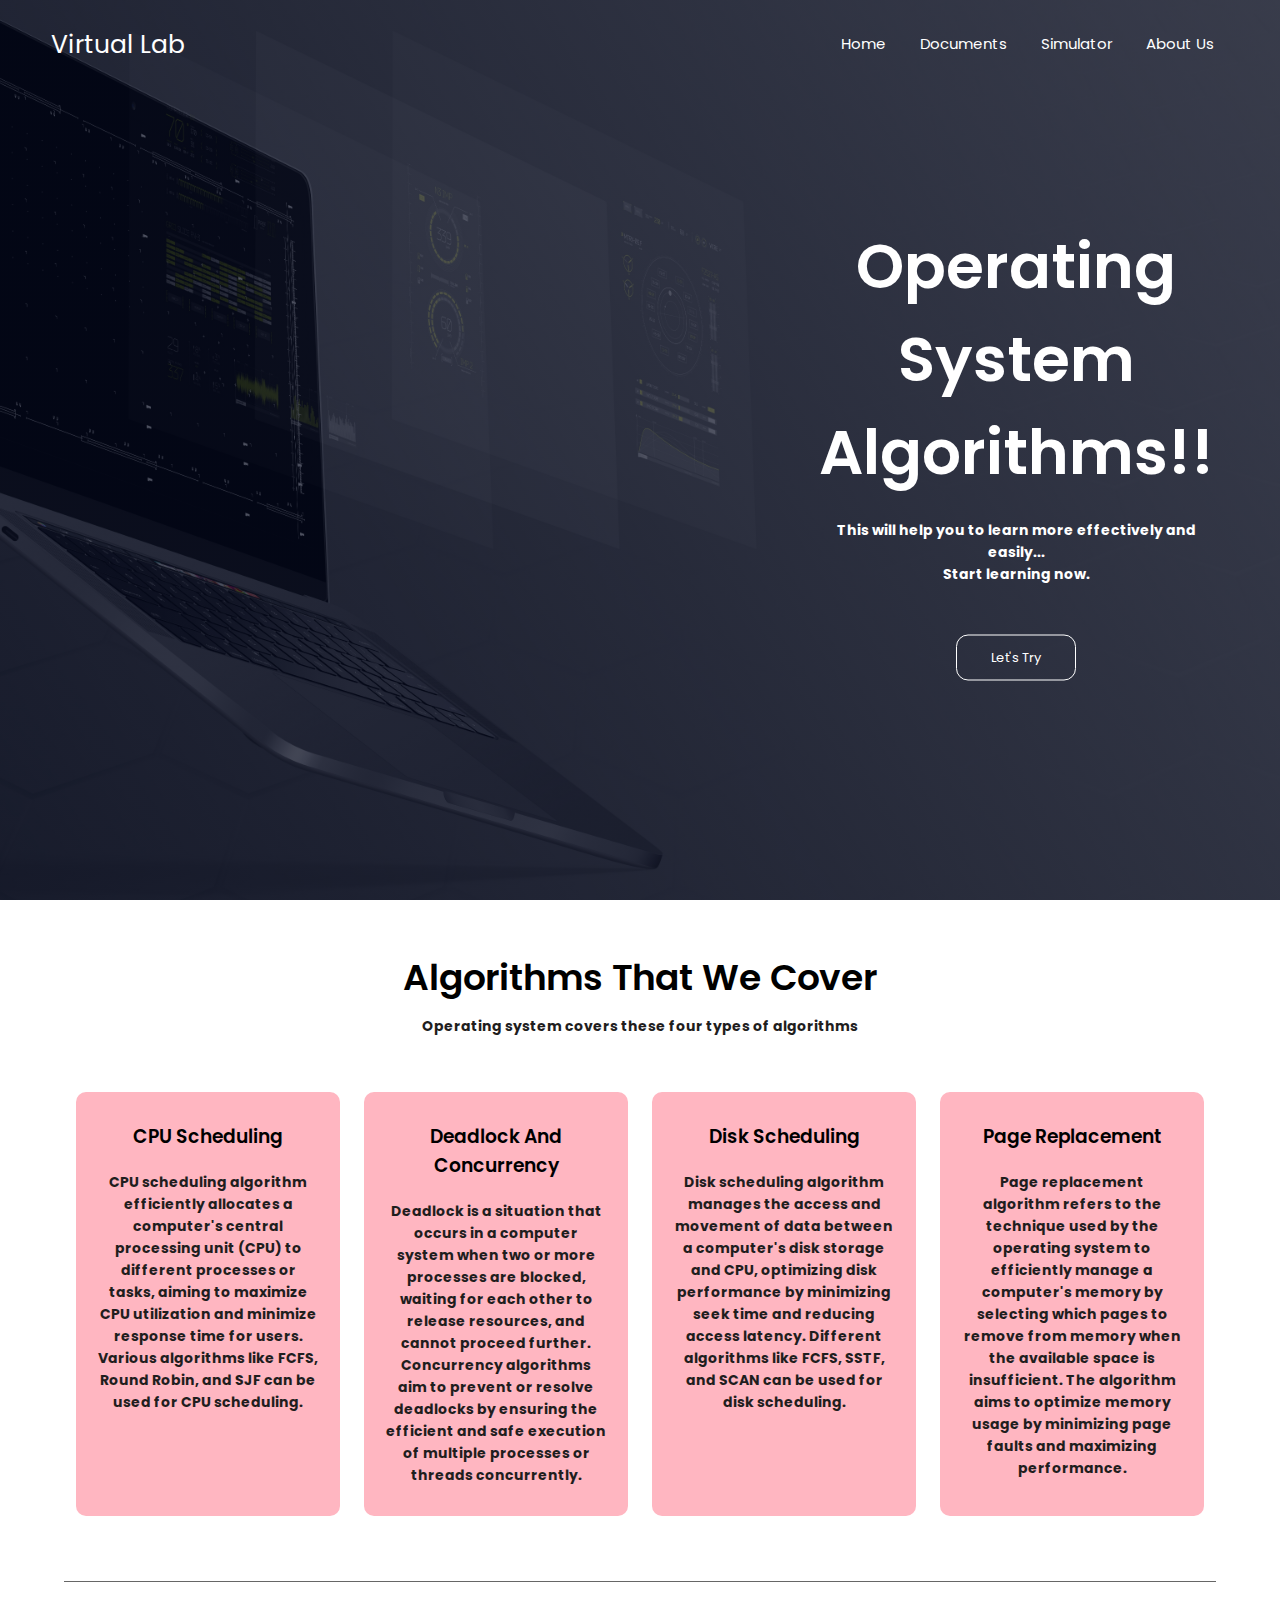
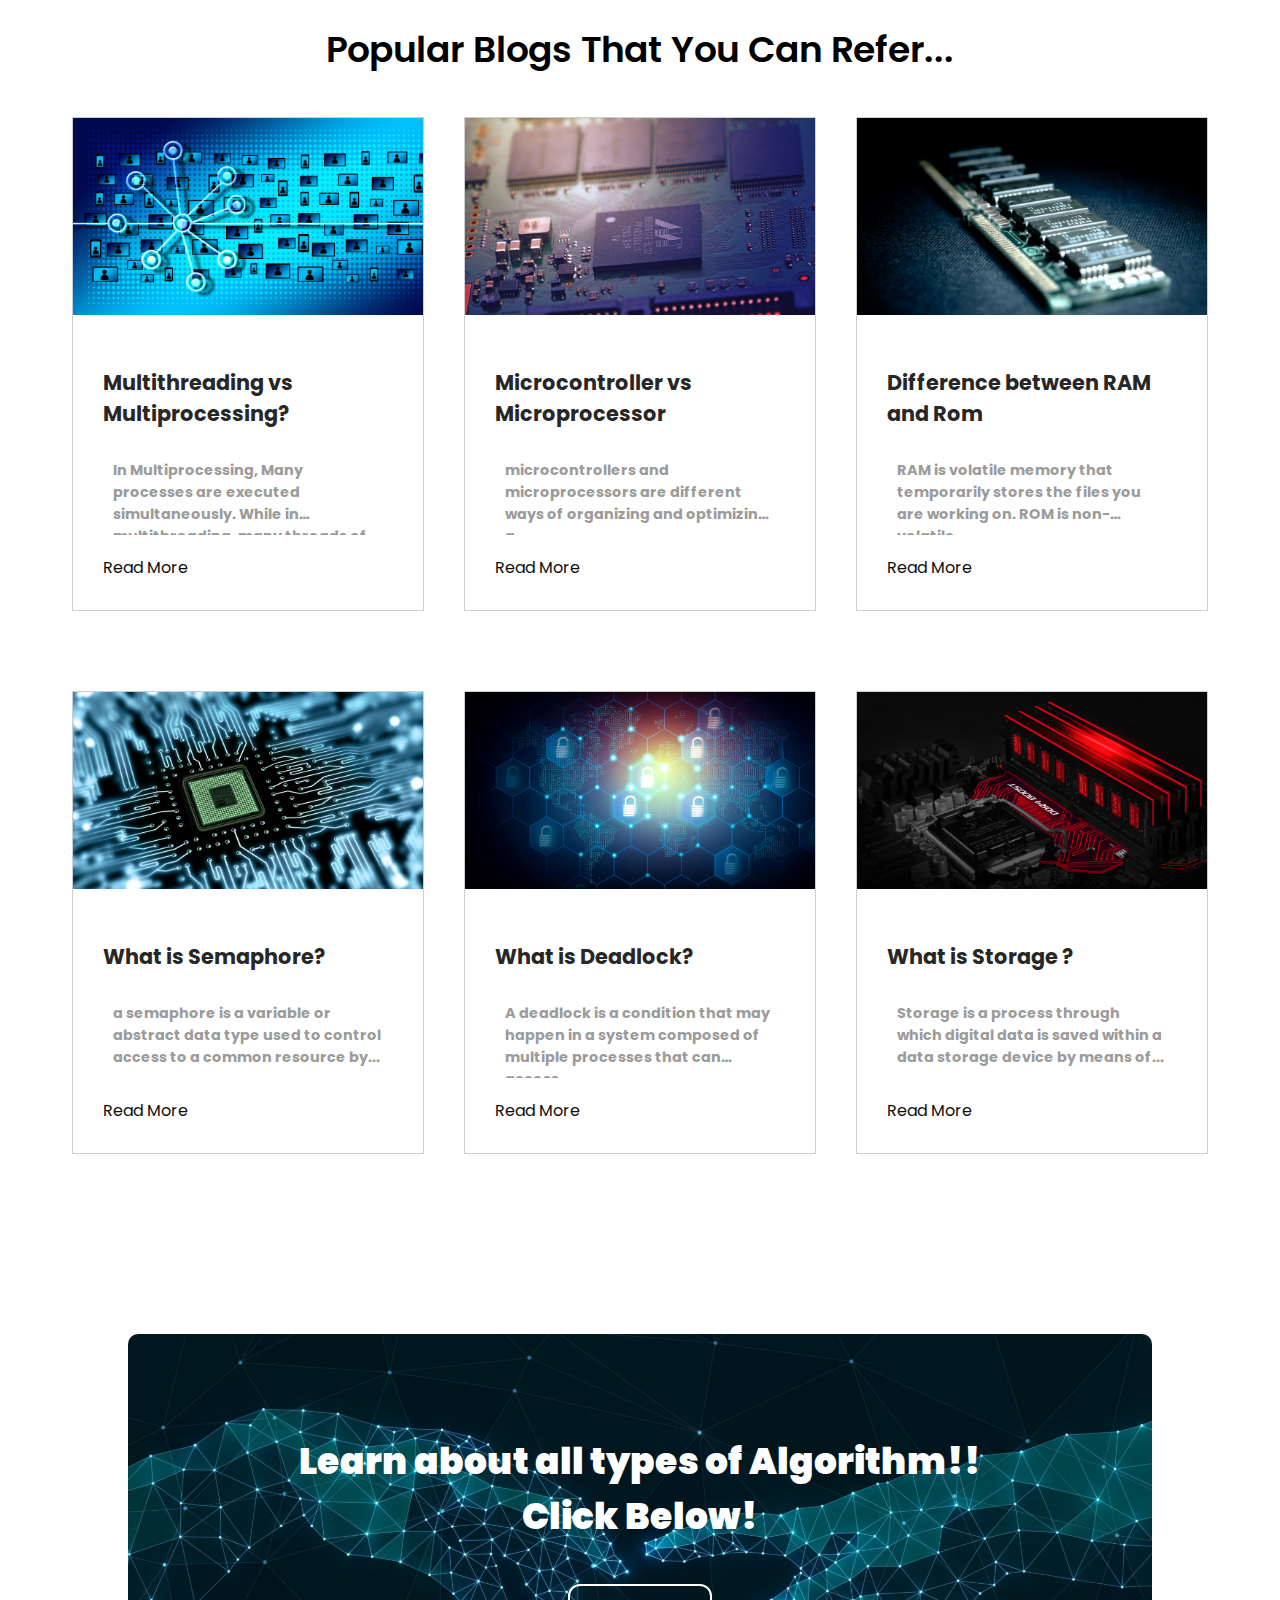
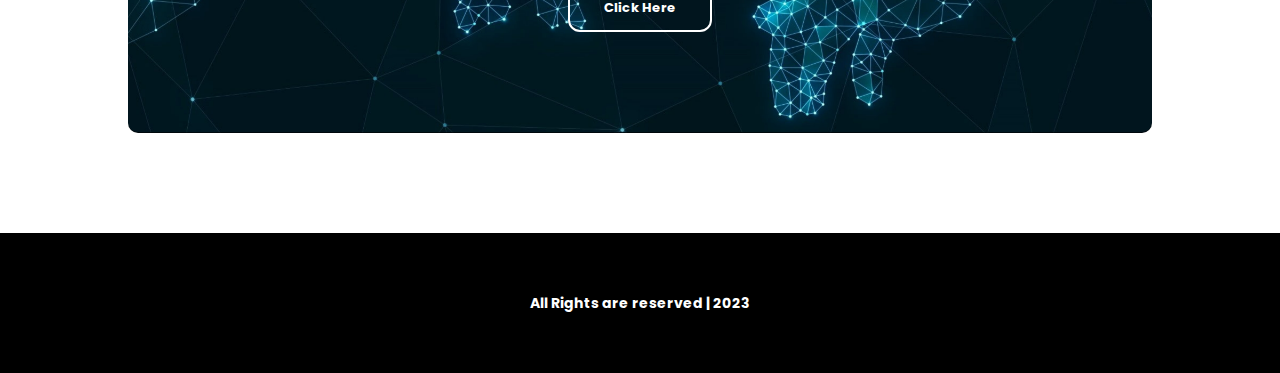
<file: index.html>
<!DOCTYPE html>
<html lang="en">

<head>
    <meta charset="UTF-8">
    <meta http-equiv="X-UA-Compatible" content="IE=edge">
    <meta name="viewport" content="width=device-width, initial-scale=1.0">

    <link rel="stylesheet" href="Stylesheet.css">
    <title>Virtual Lab</title>
</head>
 
<body>
    <section class="header">
        <nav>
            <a href="index.html">Virtual Lab</a>
            <div class="nav-links" id="navLinks">
                <ul>
                    <li><a href="index.html">Home</a></li>
                    <li><a href="documents.html">Documents</a></li>
                    <li><a href="simulator.html">Simulator</a></li>
                    <li><a href="aboutus.html">About Us</a></li>
                </ul>
            </div>
        </nav>

        <div class="text-box">

            <div class="mainpage">
                <h1>
                    Operating System Algorithms!!
                </h1>
                <p>
                    This will help you to learn more effectively and easily...
    
                    <br>Start learning now.
                </p>
                <a href="documents.html" class="hero-btn">Let's Try</a>
            </div>
        </div>

        
    </section>

    

    <section class="course">
        <h1>Algorithms That We Cover </h1>
        <p>Operating system covers these four types of algorithms</p>

        <div class="row">

            <div class="course-colomn">
                <h3>CPU Scheduling</h3>
                <p>CPU scheduling algorithm efficiently allocates a computer's central processing unit (CPU) to different 
                    processes or tasks, aiming to maximize CPU utilization and minimize response time for users.
                     Various algorithms like FCFS, Round Robin, and SJF can be used for CPU scheduling.</p>
            </div>

            <div class="course-colomn">
                <h3>Deadlock And Concurrency</h3>
                <p>Deadlock is a situation that occurs in a computer system when two or more processes are blocked, waiting
                     for each other to release resources, and cannot proceed further. Concurrency algorithms aim to prevent or resolve 
                     deadlocks by ensuring the efficient and safe execution of multiple processes or threads concurrently.</p>
            </div>

            <div class="course-colomn">
                <h3>Disk Scheduling</h3>
                <p>Disk scheduling algorithm manages the access and movement of data between a computer's disk storage and
                     CPU, optimizing disk performance by minimizing seek time and reducing access latency. Different algorithms
                      like FCFS, SSTF, and SCAN can be used for disk scheduling.</p>
            </div>

            <div class="course-colomn">
                <h3>Page Replacement</h3>
                <p>Page replacement algorithm refers to the technique used by the operating system to efficiently manage a
                     computer's memory by selecting which pages to remove from memory when the available space is insufficient.
                      The algorithm aims to optimize memory usage by minimizing page faults and maximizing performance.</p>

            </div>

        </div>
    </section>

    <section id="blog">
        <div class="blog-heading">
            <h1>Popular Blogs That You Can Refer...</h1>
        </div>

        <div class="blog-container" data-aos="zoom-in-up">
            <div class="blog-box">
                <div class="blog-img">
                    <img src="./Multiprocessing.jpg" alt="Blog">
                </div>

                <div class="blog-text">
                    <!-- <span>18 July /Operating System</span> -->
                    <a href="https://www.fusion-reactor.com/blog/multithreading-and-multiprocessing/#:~:text=A%20multiprocessing%20system%20has%20more,runs%20parallel%20to%20each%20other." class="blog-title">Multithreading vs Multiprocessing?</a>
                    <p>In Multiprocessing, Many processes are executed simultaneously. While in multithreading, many threads of...</p>
                    <a href="https://www.fusion-reactor.com/blog/multithreading-and-multiprocessing/#:~:text=A%20multiprocessing%20system%20has%20more,runs%20parallel%20to%20each%20other." >Read More</a>
                </div>
            </div>

            <div class="blog-box">
                <div class="blog-img">
                    <img src="./Microcontroller.jpg" alt="Blog">
                </div>

                <div class="blog-text">
                    <!-- <span>29 Jan /Operating System</span> -->
                    <a href="https://www.eletimes.com/microprocessor-vs-microcontroller-what-is-the-difference#:~:text=Ultimately%2C%20microcontrollers%20and%20microprocessors%20are,that%20connects%20to%20external%20peripherals." class="blog-title">Microcontroller vs Microprocessor</a>
                    <p>microcontrollers and microprocessors are different ways of organizing and optimizing a...</p>
                    <a href="https://www.eletimes.com/microprocessor-vs-microcontroller-what-is-the-difference#:~:text=Ultimately%2C%20microcontrollers%20and%20microprocessors%20are,that%20connects%20to%20external%20peripherals." >Read More</a>
                </div>
            </div>

            <div class="blog-box">
                <div class="blog-img">
                    <img src="./Ram.jpg" alt="Blog">
                </div>

                <div class="blog-text">
                    <!-- <span>02 Feb /Operating System</span> -->
                    <a href="https://www.crucial.in/articles/about-memory/what-is-the-difference-between-ram-and-rom#:~:text=RAM%20is%20volatile%20memory%20that,Find%20out%20more%20about%20RAM." class="blog-title">Difference between RAM and Rom</a>
                    <p>RAM is volatile memory that temporarily stores the files you are working on. ROM is non-volatile... </p>
                    <a href="https://www.crucial.in/articles/about-memory/what-is-the-difference-between-ram-and-rom#:~:text=RAM%20is%20volatile%20memory%20that,Find%20out%20more%20about%20RAM." >Read More</a>
                </div>
            </div>
        </div>

        <div class="blog-container" data-aos="zoom-in-up">
            <div class="blog-box">
                <div class="blog-img">
                    <img src="./Shemaphore.jpg" alt="Blog">
                </div>

                <div class="blog-text">
                    <!-- <span>9 Feb /Operating System</span> -->
                    <a href="https://www.tutorialspoint.com/semaphores-in-operating-system" class="blog-title">What is Semaphore?</a>
                    <p>a semaphore is a variable or abstract data type used to control access to a common resource by...</p>
                    <a href="https://www.tutorialspoint.com/semaphores-in-operating-system" >Read More</a>
                </div>
            </div>

            <div class="blog-box">
                <div class="blog-img">
                    <img src="./Deadlock.jpg" alt="Blog">
                </div>

                <div class="blog-text">
                    <!-- <span>19 Jan /Operating System</span> -->
                    <a href="https://www.geeksforgeeks.org/introduction-of-deadlock-in-operating-system/" class="blog-title">What is Deadlock?</a>
                    <p>A deadlock is a condition that may happen in a system composed of multiple processes that can access...</p>
                    <a href="https://www.geeksforgeeks.org/introduction-of-deadlock-in-operating-system/" >Read More</a>
                </div>
            </div>

            <div class="blog-box">
                <div class="blog-img">
                    <img src="./Memory.jpg" alt="Blog">
                </div>

                <div class="blog-text">
                    <!-- <span>18 May /Operating System</span> -->
                    <a href="https://www.techopedia.com/definition/1115/storage#:~:text=Storage%20is%20a%20process%20through,data%2C%20either%20temporarily%20or%20permanently." class="blog-title">What is Storage ?</a>
                    <p>Storage is a process through which digital data is saved within a data storage device by means of...</p>
                    <a href="https://www.techopedia.com/definition/1115/storage#:~:text=Storage%20is%20a%20process%20through,data%2C%20either%20temporarily%20or%20permanently." >Read More</a>
                </div>
            </div>
        </div>
    </section>
    

    <section class="cta">
        <h1><b>Learn about all types of Algorithm!!<br> Click Below!</b></h1>
        <a href="./documents.html" class="L-btn"><b>Click Here</b></a>
    </section>

    <section class="footer">
        <p style="color: #fff;">All Rights are reserved | 2023</p>
        <!-- <p style="color: #fff;">G6 | Team-6</p>        -->
    </section>
    

</body>

</html>
</file>
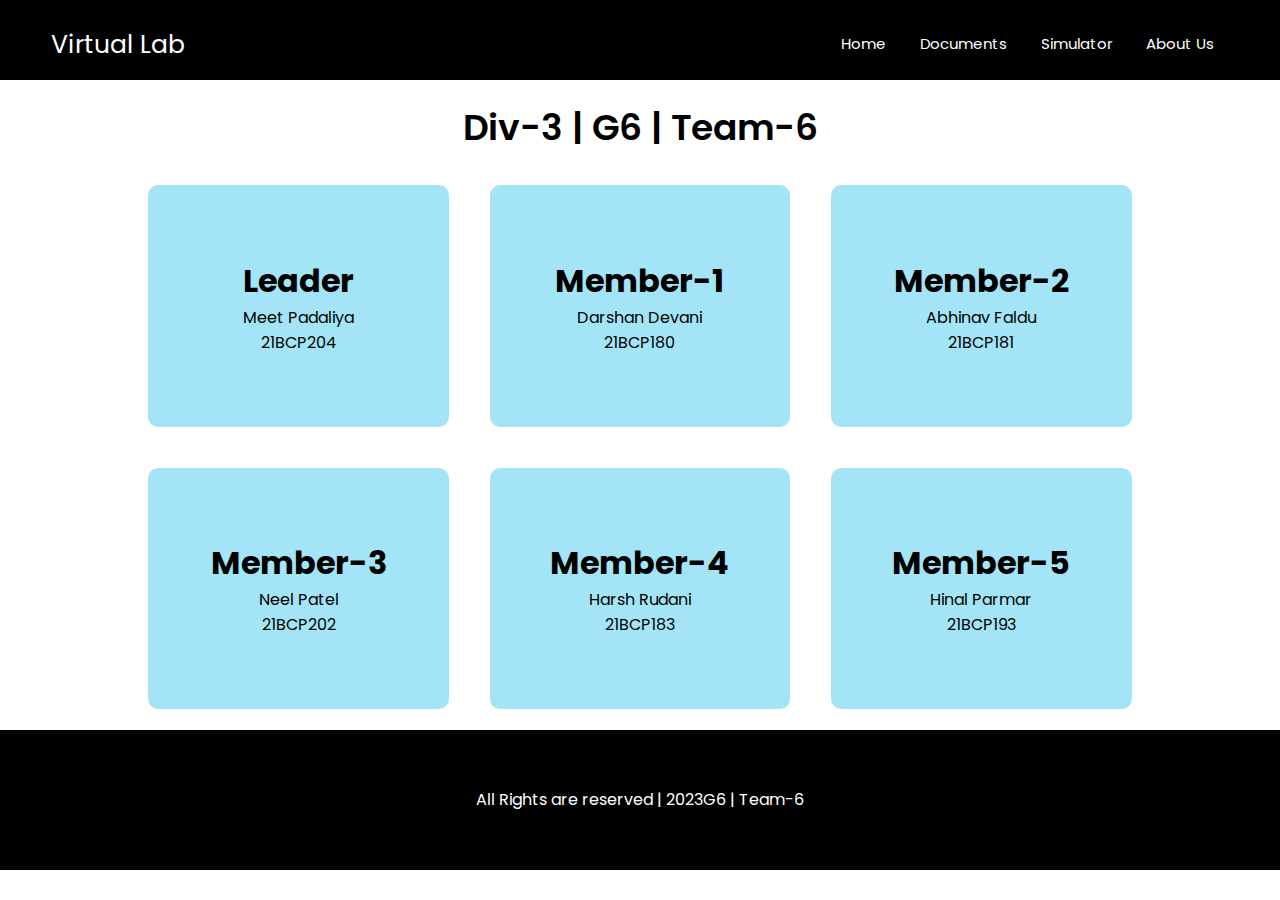
<file: aboutus.html>
<!DOCTYPE html>
<html lang="en">

<head>
    <meta charset="UTF-8">
    <meta http-equiv="X-UA-Compatible" content="IE=edge">
    <meta name="viewport" content="width=device-width, initial-scale=1.0">

    <title>About Us</title>
    <link rel="stylesheet" href="aboutstyle.css">

</head>

<body>
    <section class="header">
        <nav>
            <a href="index.html">Virtual Lab</a>
            <div class="nav-links" id="navLinks">
                <ul>
                    <li><a href="index.html">Home</a></li>
                    <li><a href="documents.html">Documents</a></li>
                    <li><a href="simulator.html">Simulator</a></li>
                    <li><a href="aboutus.html">About Us</a></li>

                </ul>
            </div>
        </nav>

    </section>

    <section class="about">
        <h5>Div-3 | G6 | Team-6</h5>

        <div class="team">

            <div class="team-member">
                <h1>Leader</h1>
                <p>Meet Padaliya</p>
                <p>21BCP204</p>
            </div>

            <div class="team-member">
                <h1>Member-1</h1>
                <p>Darshan Devani</p>
                <p>21BCP180</p>
            </div>

            <div class="team-member">
                <h1>Member-2</h1>
                <p>Abhinav Faldu</p>
                <p>21BCP181</p>
            </div>
        </div>
            <div class="team1">
            <div class="team-member1">
                <h1>Member-3</h1>
                <p>Neel Patel</p>
                <p>21BCP202</p>
            </div>

            <div class="team-member1">
                <h1>Member-4</h1>
                <p>Harsh Rudani</p>
                <p>21BCP183</p>
            </div>

            <div class="team-member1">
                <h1>Member-5</h1>
                <p>Hinal Parmar</p>
                <p>21BCP193</p>
            </div>

        </div>

    </section>
    <section class="footer">
        <p style="color: #fff;">All Rights are reserved | 2023</p>
        <p style="color: #fff;">G6 | Team-6</p>       
    </section>

</body>

</html>
</file>
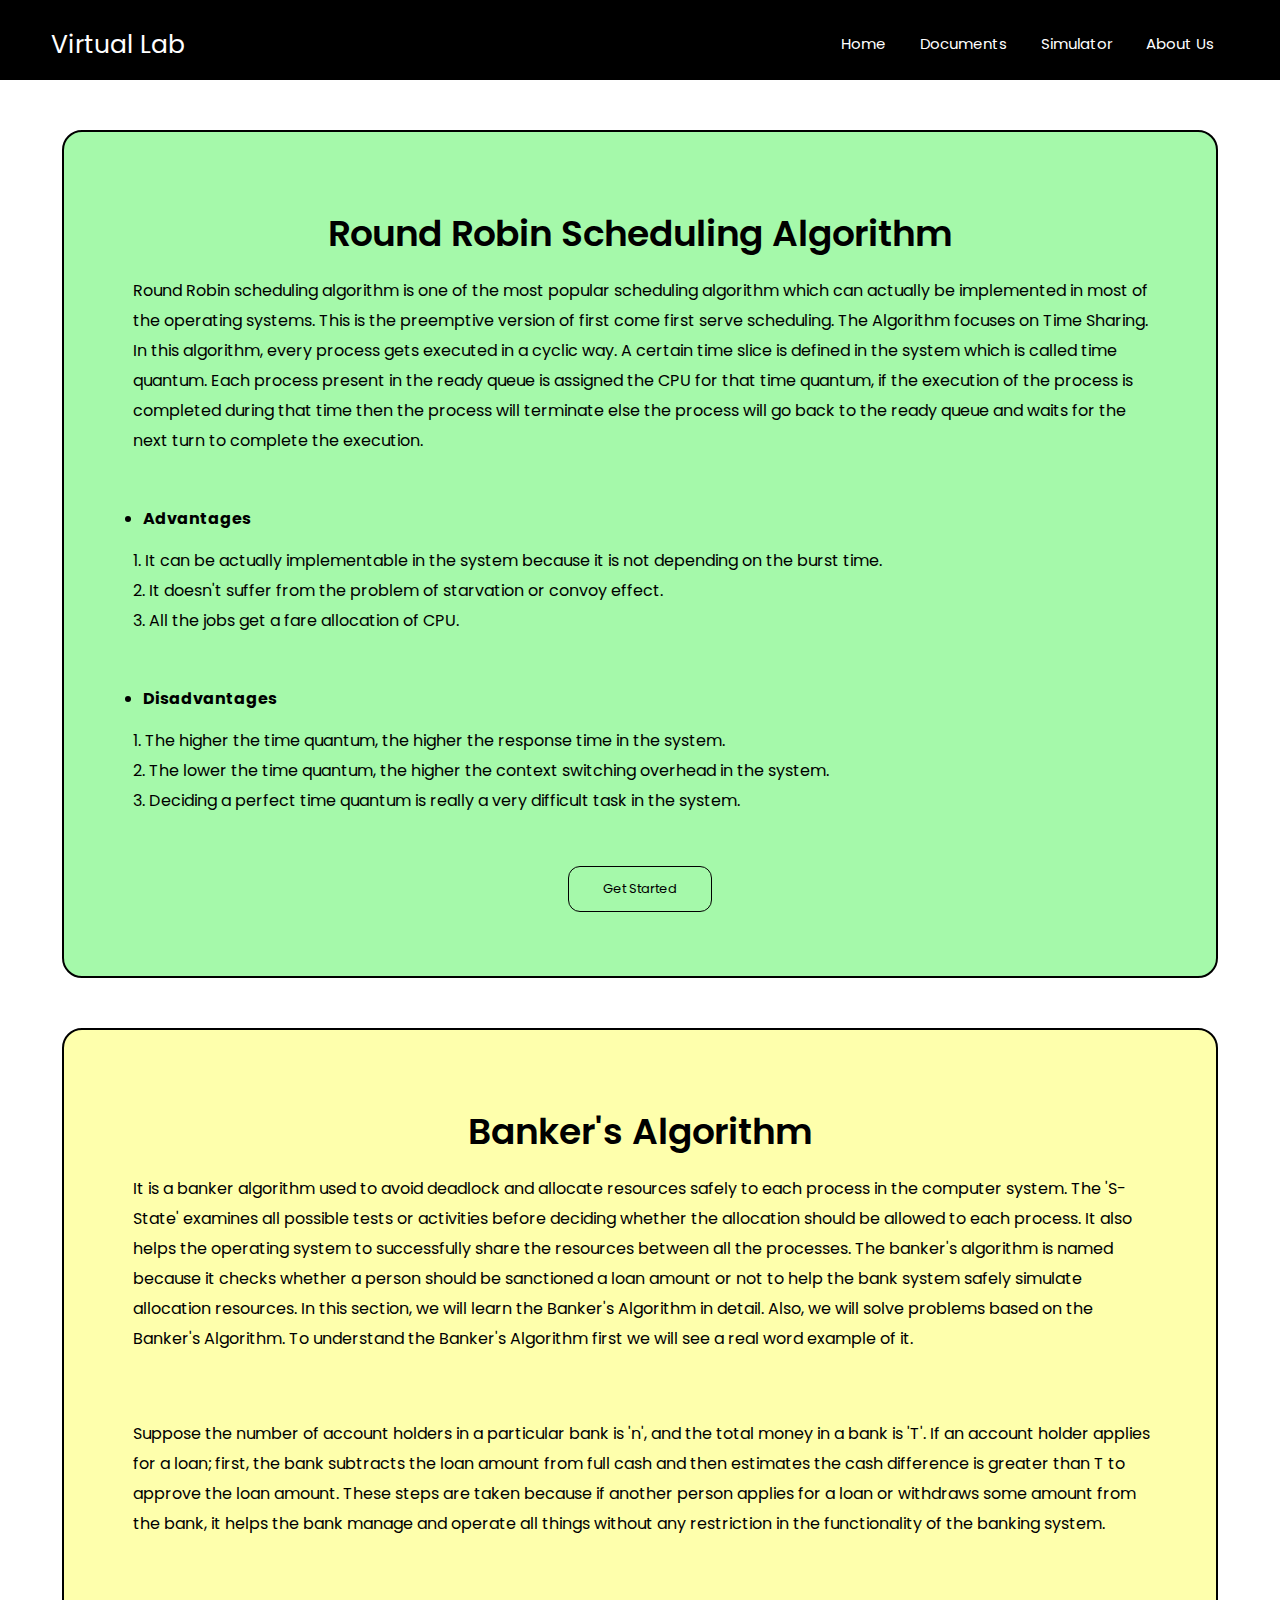
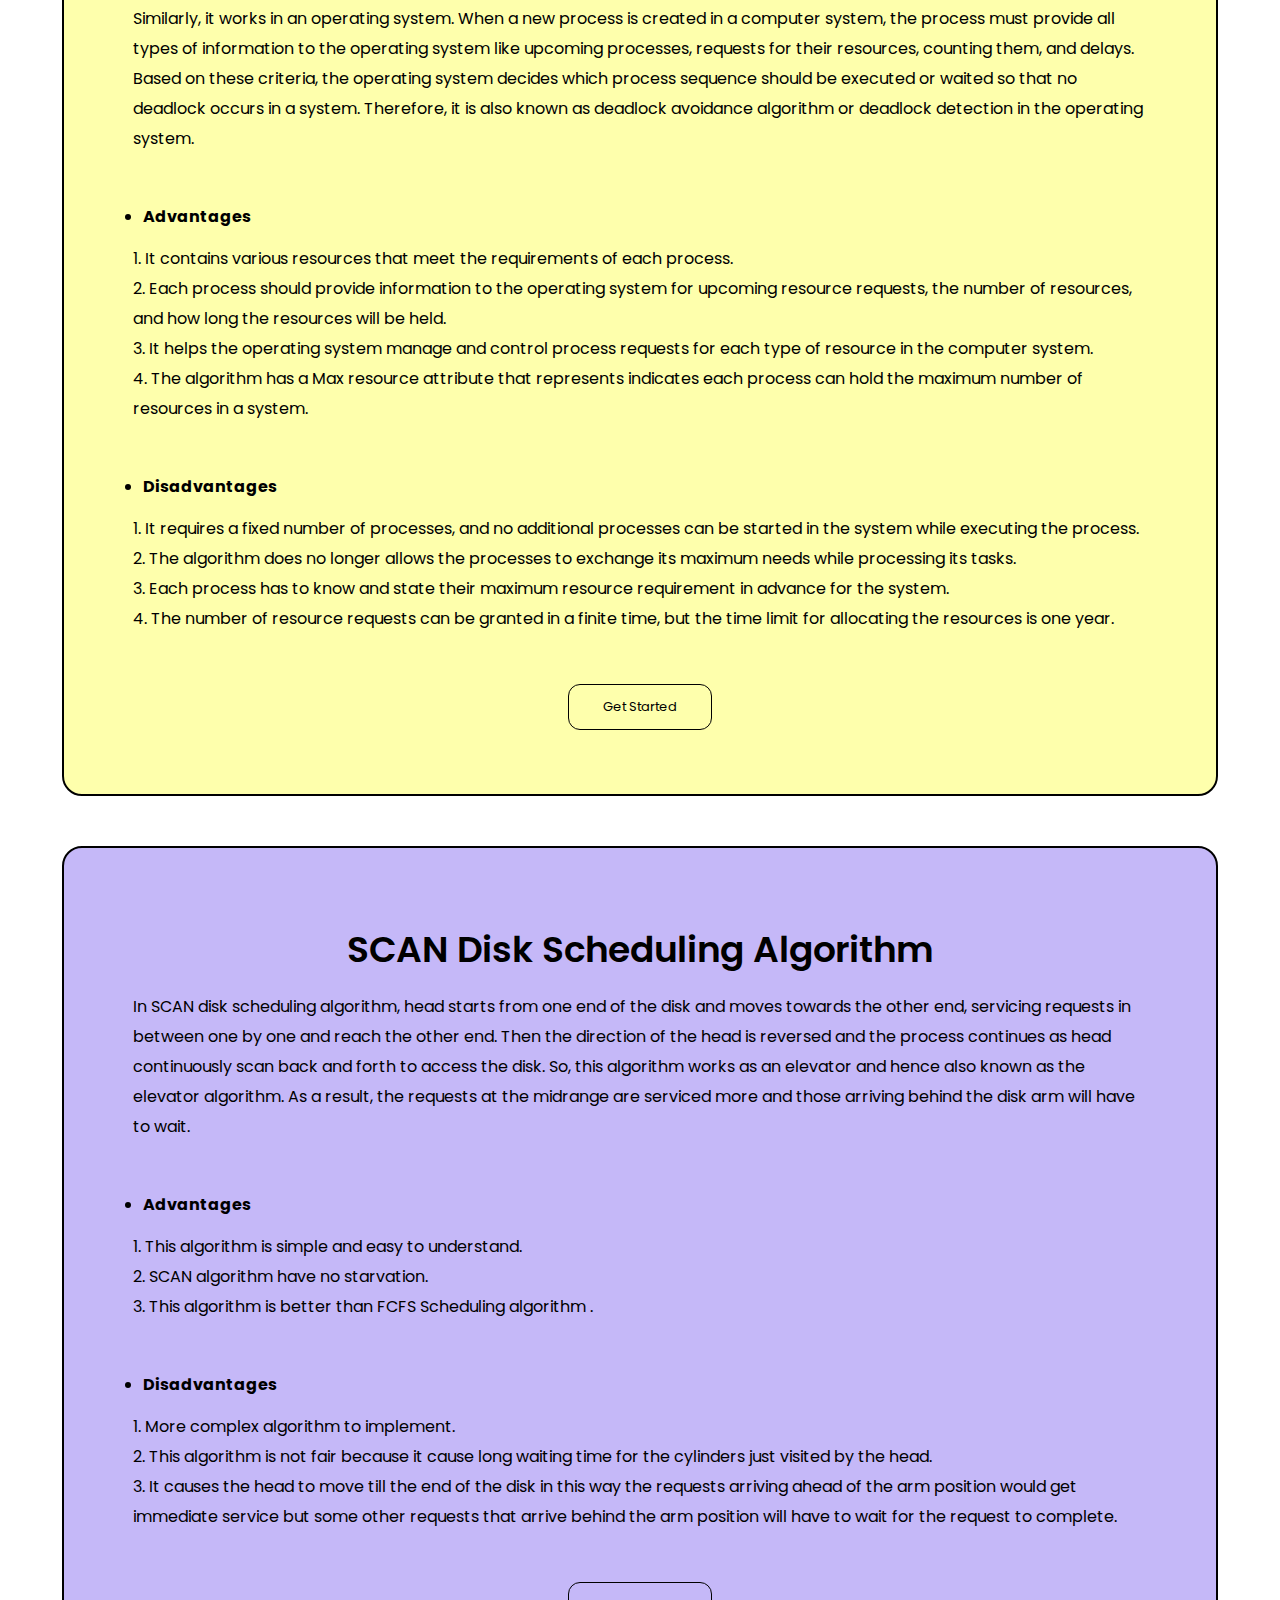
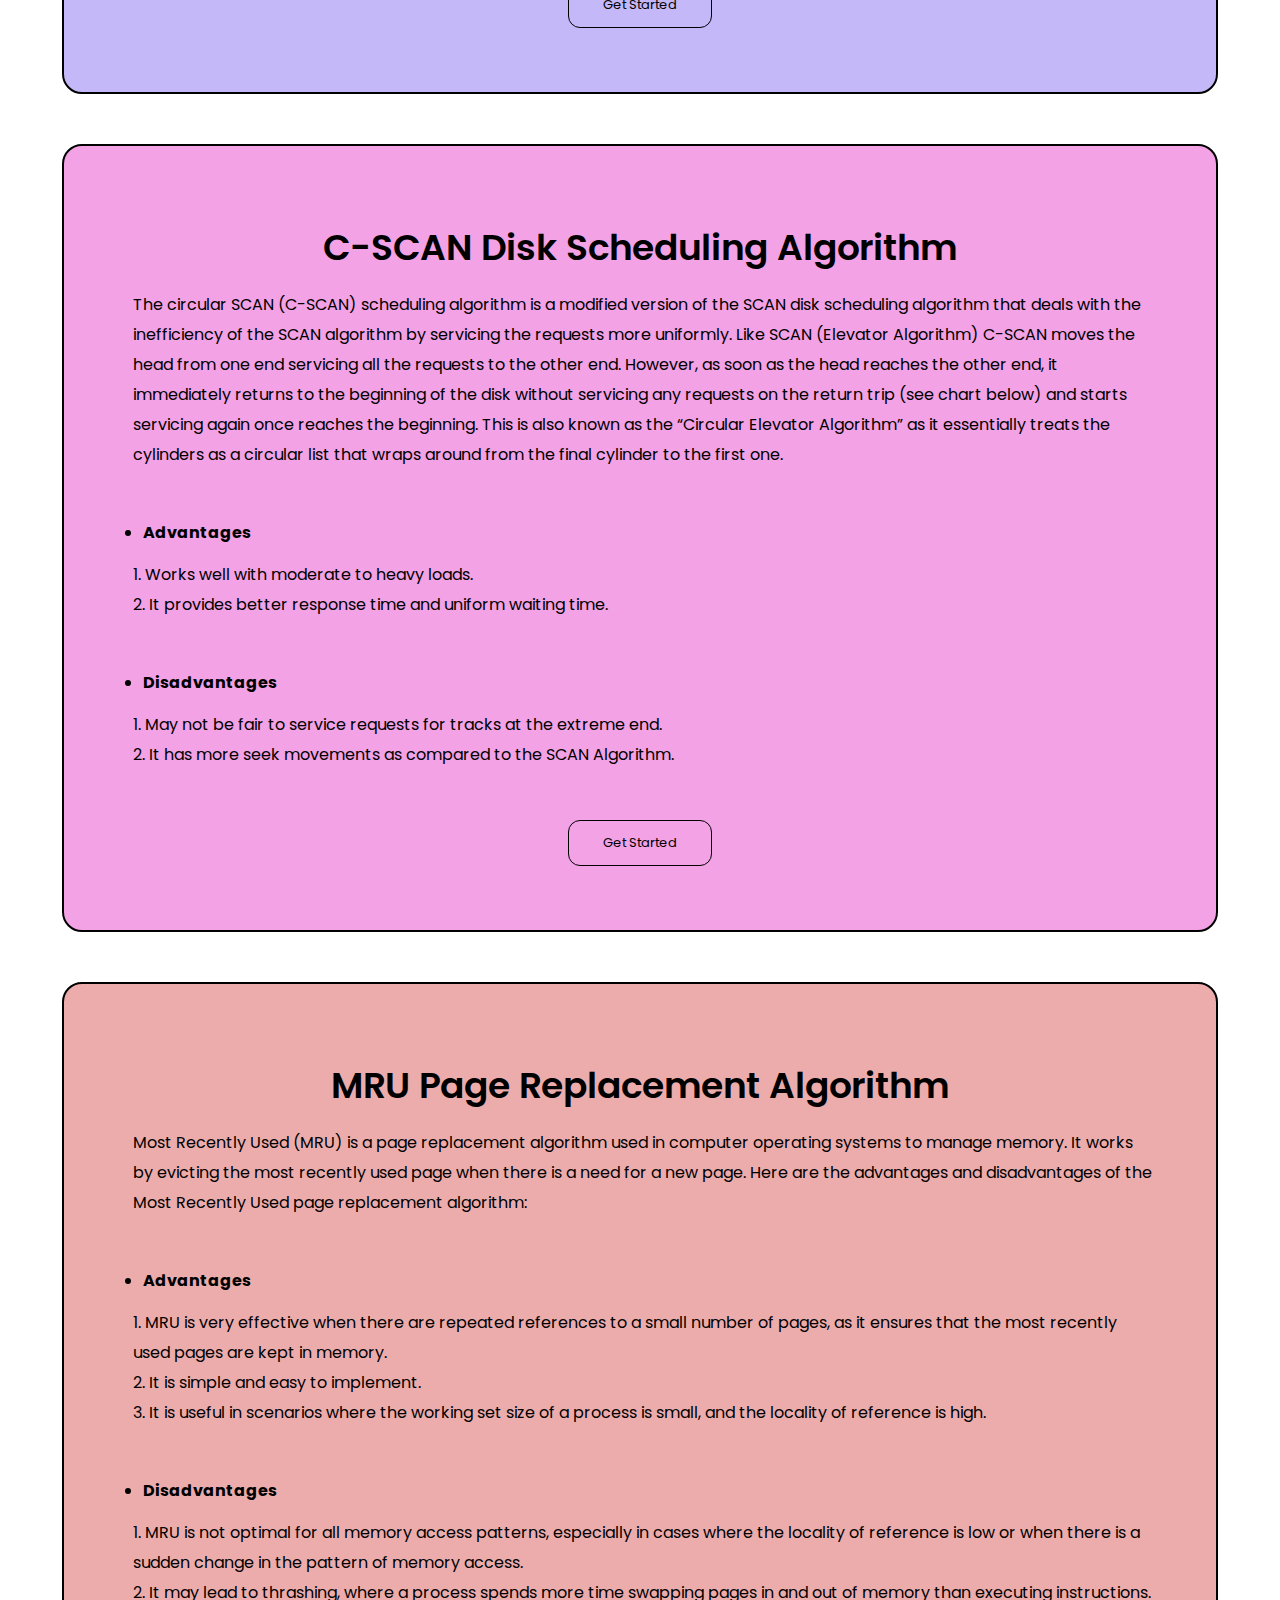
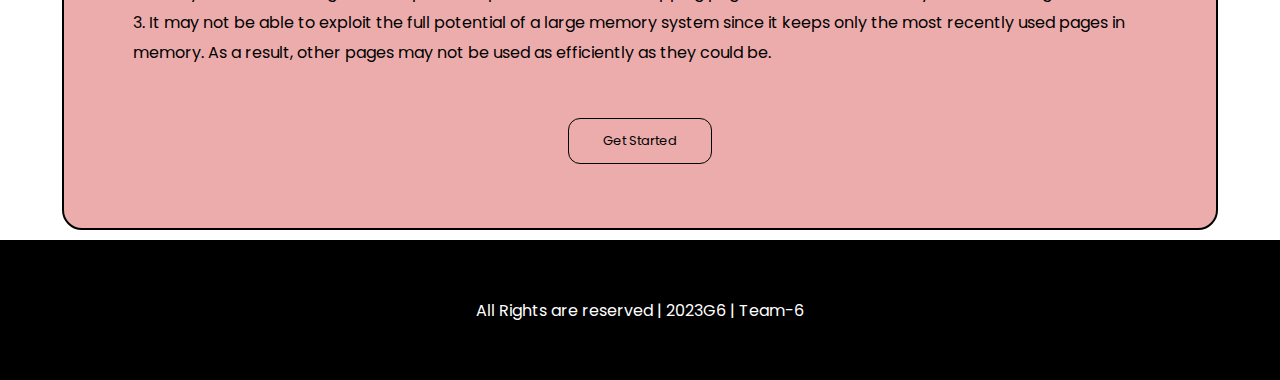
<file: documents.html>
<!DOCTYPE html>
<html lang="en">
<head>
    <meta charset="UTF-8">
    <meta http-equiv="X-UA-Compatible" content="IE=edge">
    <meta name="viewport" content="width=device-width, initial-scale=1.0">
    <title>Documents</title>
    <link rel="stylesheet" href="documentstyle.css">
</head>
<body>
    <section class="header">
        <nav>
            <a href="index.html">Virtual Lab</a>
            <div class="nav-links" id="navLinks">
                <i class="fas fa-window-close" onclick="hideMenu()"></i>
                <ul>
                    <li><a href="index.html">Home</a></li>
                    <li><a href="documents.html">Documents</a></li>
                    <li><a href="simulator.html">Simulator</a></li>
                    <li><a href="aboutus.html">About Us</a></li>

                </ul>
            </div>
            
        </nav>

    </section>

    <section class="rr">
        <h1>Round Robin Scheduling Algorithm</h1>
        <p>Round Robin scheduling algorithm is one of the most popular scheduling algorithm which can actually be
             implemented in most of the operating systems. This is the preemptive version of first come first serve scheduling.
              The Algorithm focuses on Time Sharing. In this algorithm, every process gets executed in a cyclic way. 
              A certain time slice is defined in the system which is called time quantum. Each process present in the ready queue 
              is assigned the CPU for that time quantum, if the execution of the process is completed during that time then the process 
              will terminate else the process will go back to the ready queue and waits for the next turn to complete the execution.
        </p>
        <h4>
            <li>Advantages</li>
        </h4>
        <p>
          1. It can be actually implementable in the system because it is not depending on the burst time.<br>
          2. It doesn't suffer from the problem of starvation or convoy effect.<br>
          3. All the jobs get a fare allocation of CPU.
        </p>


        <h4>
            <li>Disadvantages</li>
        </h4>
        <p>
          1. The higher the time quantum, the higher the response time in the system.<br>
          2. The lower the time quantum, the higher the context switching overhead in the system.<br>
          3. Deciding a perfect time quantum is really a very difficult task in the system.

        </p>

        <a href="rr.html" class="hero-btn">Get Started</a>
    </section>

    <section class="bankers">
        <h1>Banker's Algorithm</h1>
        <p>It is a banker algorithm used to avoid deadlock and allocate resources safely to each process in
             the computer system. The 'S-State' examines all possible tests or activities before deciding whether the 
             allocation should be allowed to each process. It also helps the operating system to successfully share the
              resources between all the processes. The banker's algorithm is named because it checks whether a person should 
              be sanctioned a loan amount or not to help the bank system safely simulate allocation resources. In this section, 
              we will learn the Banker's Algorithm in detail. Also, we will solve problems based on
             the Banker's Algorithm. To understand the Banker's Algorithm first we will see a real word example of it.
        </p>

        <p>
            Suppose the number of account holders in a particular bank is 'n', and the total money in a bank is 'T'. If
             an account holder applies for a loan; first, the bank subtracts the loan amount from full cash and then estimates 
             the cash difference is greater than T to approve the loan amount. These steps are taken because if another person 
             applies for a loan or withdraws some amount from the bank, it helps the bank manage and operate all things without
              any restriction in the functionality of the banking system.
        </p>

        <p>
            Similarly, it works in an operating system. When a new process is created in a computer system, the process must 
            provide all types of information to the operating system like upcoming processes, requests for their resources,
             counting them, and delays. Based on these criteria, the operating system decides which process sequence should 
             be executed or waited so that no deadlock occurs in a system. Therefore, it is also known as deadlock avoidance
              algorithm or deadlock detection in the operating system.
        </p>
        <h4>
            <li>Advantages</li>
        </h4>
        <p>
          1. It contains various resources that meet the requirements of each process.<br>
          2. Each process should provide information to the operating system for upcoming 
          resource requests, the number of resources, and how long the resources will be held.<br>
          3. It helps the operating system manage and control process requests for each type of resource in the computer system.<br>
          4. The algorithm has a Max resource attribute that represents indicates each process can hold the maximum number of resources in a system.
        </p>


        <h4>
            <li>Disadvantages</li>
        </h4>
        <p>
          1. It requires a fixed number of processes, and no additional processes can be started in the system while executing the process.<br>
          2. The algorithm does no longer allows the processes to exchange its maximum needs while processing its tasks.<br>
          3. Each process has to know and state their maximum resource requirement in advance for the system.<br>
          4. The number of resource requests can be granted in a finite time, but the time limit for allocating the resources is one year.
        </p>

        <a href="bankers.html" class="hero-btn">Get Started</a>
        
    </section>

    <section class="scan">
        <h1>SCAN Disk Scheduling Algorithm</h1>
        <p>
            In SCAN disk scheduling algorithm, head starts from one end of the disk and moves towards the other end, servicing requests
             in between one by one and reach the other end. Then the direction of the head is reversed and the process continues as head
              continuously scan back and forth to access the disk. So, this algorithm works as an elevator and hence also known as the elevator
               algorithm. As a result, the requests at the midrange are serviced more and those arriving behind the disk arm will have to wait.
        </p>
        <h4>
            <li>Advantages</li>
        </h4>

        <p>
           1. This algorithm is simple and easy to understand.<br>
           2. SCAN algorithm have no starvation.<br>
           3. This algorithm is better than FCFS Scheduling algorithm .
        </p>

        <h4>
            <li>Disadvantages</li>
        </h4>

        <p>
            1. More complex algorithm to implement.<br>
            2. This algorithm is not fair because it cause long waiting time for the cylinders just visited by the head.<br>
            3. It causes the head to move till the end of the disk in this way the requests arriving ahead of the arm position
               would get immediate service but some    other requests that arrive behind the arm position will have to wait for the request to complete. 
        </p>

        <a href="SCAN.html" class="hero-btn">Get Started</a>
    </section>

    <section class="c-scan">
        <h1>C-SCAN Disk Scheduling Algorithm</h1>
        <p>
            The circular SCAN (C-SCAN) scheduling algorithm is a modified version of the SCAN disk scheduling algorithm that deals with the inefficiency 
            of the SCAN algorithm by servicing the requests more uniformly. Like SCAN (Elevator Algorithm) C-SCAN moves the head from one end servicing all
             the requests to the other end. However, as soon as the head reaches the other end, it immediately returns to the beginning of the disk without 
             servicing any requests on the return trip (see chart below) and starts servicing again once reaches the beginning. This is also known as the “Circular
              Elevator Algorithm” as it essentially treats the cylinders as a circular list that wraps around from the final cylinder to the first one.
        </p>
        <h4>
            <li>Advantages</li>
        </h4>

        <p>
           1. Works well with moderate to heavy loads.<br>
           2. It provides better response time and uniform waiting time.
        </p>

        <h4>
            <li>Disadvantages</li>
        </h4>

        <p>
           1. May not be fair to service requests for tracks at the extreme end.<br>
           2. It has more seek movements as compared to the SCAN Algorithm.
        </p>

        <a href="CSCAN.html" class="hero-btn">Get Started</a>

    </section>


        <section class="mru">
            <h1>MRU Page Replacement Algorithm</h1>
            <p>
                Most Recently Used (MRU) is a page replacement algorithm used in computer operating
                 systems to manage memory. It works by evicting the most recently used page when there
                  is a need for a new page. Here are the advantages and disadvantages of the Most Recently
                   Used page replacement algorithm:
            </p>
            <h4>
                <li>Advantages</li>
            </h4>
    
            <p>
                1. MRU is very effective when there are repeated references to a small number of pages, as it ensures
                   that the most recently used pages are kept in memory.<br>
                2. It is simple and easy to implement.<br>
                3. It is useful in scenarios where the working set size of a process is small, and the locality of reference is high.
            </p>
    
            <h4>
                <li>Disadvantages</li>
            </h4>
    
            <p>
                1. MRU is not optimal for all memory access patterns, especially in cases where the locality of reference is low or when there is 
                   a sudden change in the pattern of memory access.<br>
                2. It may lead to thrashing, where a process spends more time swapping pages in and out of memory than executing instructions.<br>
                3. It may not be able to exploit the full potential of a large memory system since it keeps only the most recently used pages in memory. As a result, other pages may not be used as efficiently as they could be.
                
            </p>
    
            <a href="mru.html" class="hero-btn">Get Started</a>

        </section>
    
        <section class="footer">
            <p style="color: #fff;">All Rights are reserved | 2023</p>
            <p style="color: #fff;">G6 | Team-6</p>       
        </section>

    
</body>
</html>
</file>
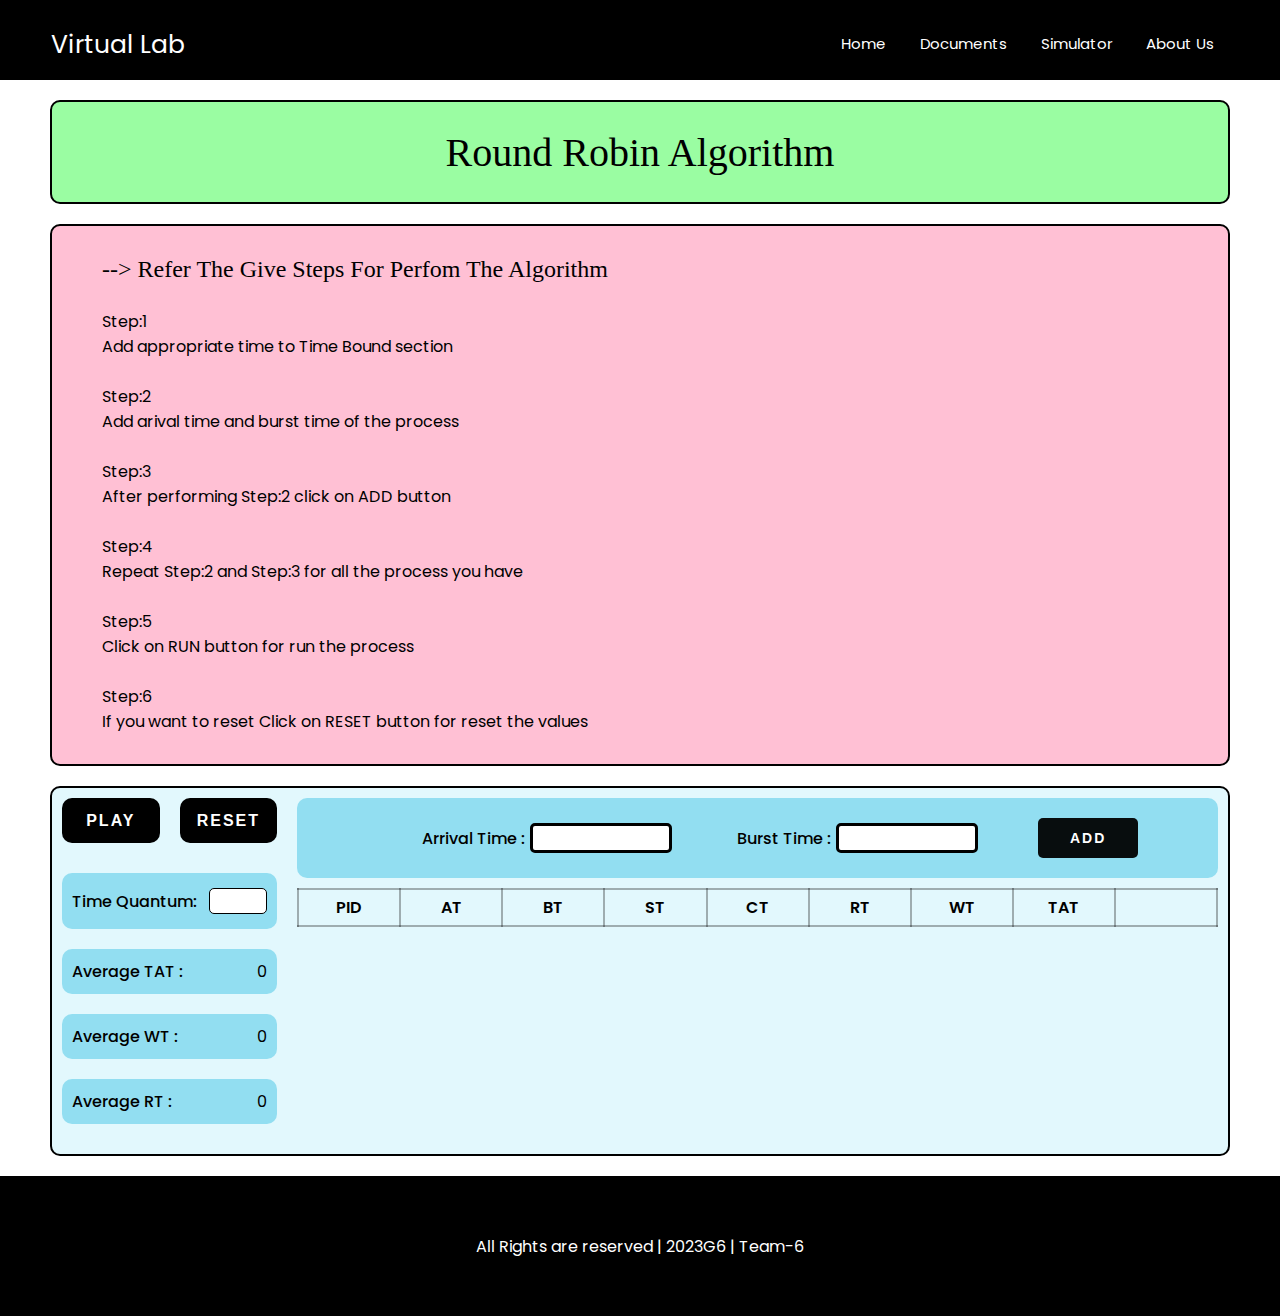
<file: rr.html>
<!DOCTYPE html>
<html lang="en">
<head>
    <meta charset="UTF-8">
    <meta http-equiv="X-UA-Compatible" content="IE=edge">
    <meta name="viewport" content="width=device-width, initial-scale=1.0">
    <title>Round Robin</title>
    <link rel="stylesheet" href="rr.css">
    
</head>
<body>
   
    <section class="header">
        <nav>
            <a href="index.html">Virtual Lab</a>
            <div class="nav-links" id="navLinks">
                <i class="fas fa-window-close" onclick="hideMenu()"></i>
                <ul>
                    <li><a href="index.html">Home</a></li>
                    <li><a href="documents.html">Documents</a></li>
                    <li><a href="simulator.html">Simulator</a></li>
                    <li><a href="aboutus.html">About Us</a></li>

                </ul>
            </div>
        </nav>
    </section>
    

    <div class="Name">
      <h7>
        Round Robin Algorithm
      </h7>
    </div>

    <div class="steps">
      <h9>--> Refer The Give Steps For Perfom The Algorithm</h9><br><br>

      <h8>Step:1</h8>
      <p class="step">Add appropriate time to Time Bound section</p><br>
      <h8>Step:2</h8>
      <p class="step">Add arival time and burst time of the process</p><br>
      <h8>Step:3</h8>
      <p class="step">After performing Step:2 click on ADD button</p><br>
      <h8>Step:4</h8>
      <p class="step">Repeat Step:2 and Step:3 for all the process you have</p><br>
      <h8>Step:5</h8>
      <p class="step">Click on RUN button for run the process</p><br>
      <h8>Step:6</h8>
      <p class="step">If you want to reset Click on RESET button for reset the values</p>
      
    </div>

    <div class="visualizer">

      <div class="error" >Invalid Input</div>
      <div class="container">
        <div>
            <div class="buttons">
              <div class="play">PLAY</div>
              <div class="reset">RESET</div>
            </div>
            
            <div class="time-q">
            Time Quantum: <input type="text" id="time-q" />
            </div>
            
            <div class="avg-tat">Average TAT : <span>0</span></div>
            
            <div class="avg-wt">Average WT : <span>0</span></div>
            
            <div class="avg-rt">Average RT : <span>0</span></div>
        </div>
        
        <div>
          <div class="add-process">
            <div class="input">
              <div class="arrival">
                <label for="arrival-time"> Arrival Time :</label>
                <input type="text" id="arrival-time" />
              </div>

              <div class="burst">
                <label for="burst-time">Burst Time :</label>
                <input type="text" id="brust-time" />
              </div>
            </div>
            <div class="add">ADD</div>
          </div>

          <div class="table">
            <table>
              <thead>
                <tr>
                  <th>PID</th>
                  <th>AT</th>
                  <th>BT</th>
                  <th>ST</th>
                  <th>CT</th>
                  <th>RT</th>
                  <th>WT</th>
                  <th>TAT</th>
                  <th></th>
                </tr>
              </thead>
              <tbody></tbody>
            </table>
          </div>

        </div>
      </div>
    </div>
  </div>


  <div id="chart">
    <table id="am">
      <tr id="row1"></tr>
      <tr id="row2"></tr>
    </table>
  </div>
  
  <section class="footer">
    <p style="color: #fff;">All Rights are reserved | 2023</p>
    <p style="color: #fff;">G6 | Team-6</p>       
</section>
  
 <script src="rr.js"></script>
</body>
</html>
</file>
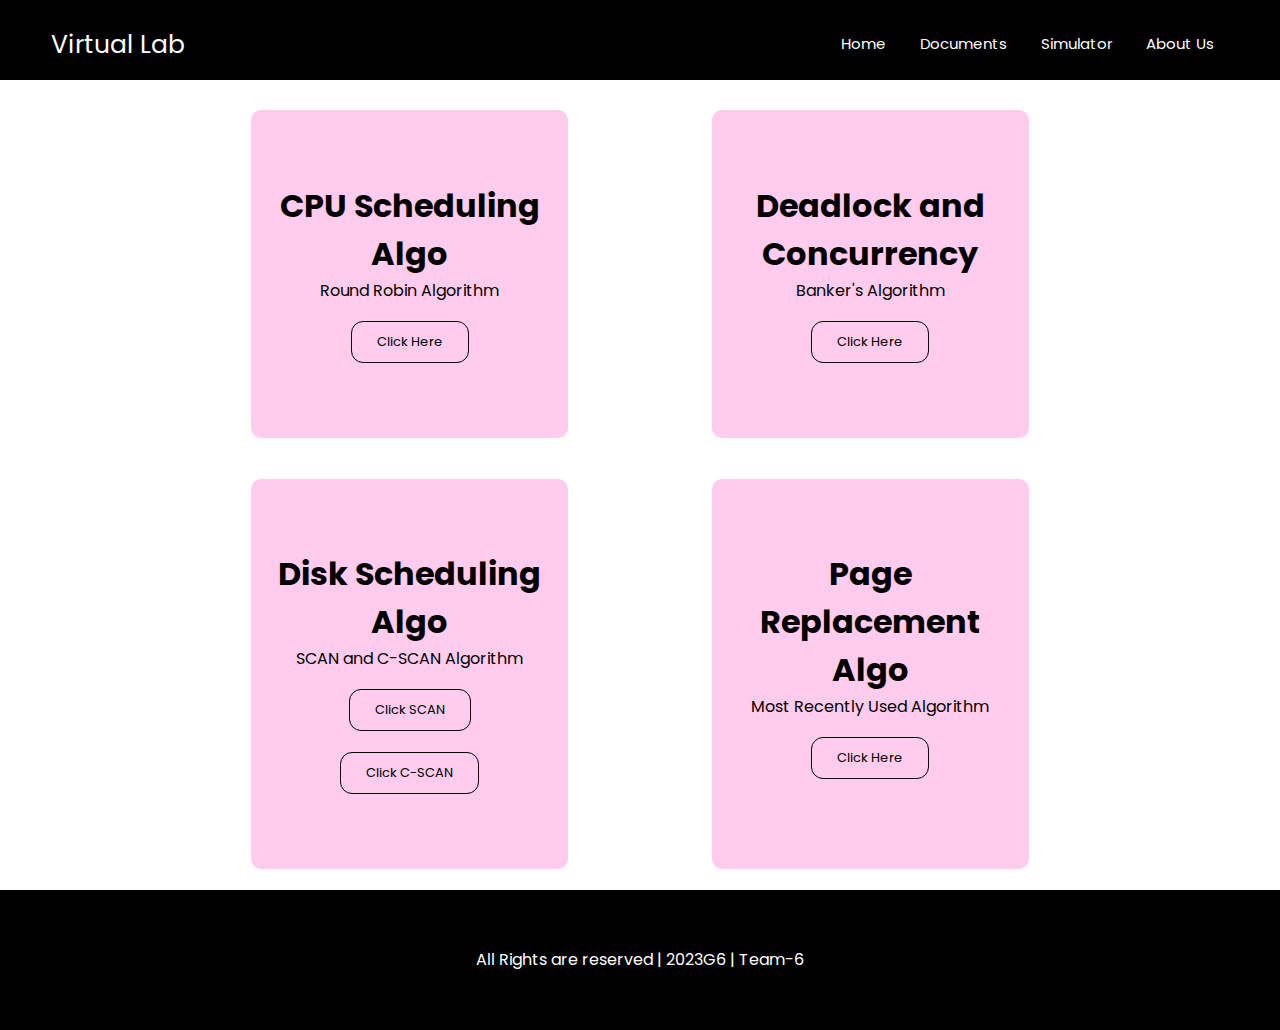
<file: simulator.html>
<!DOCTYPE html>
<html lang="en">

<head>
    <meta charset="UTF-8">
    <meta http-equiv="X-UA-Compatible" content="IE=edge">
    <meta name="viewport" content="width=device-width, initial-scale=1.0">
    <title>Simulator</title>
    <link rel="stylesheet" href="simulatorstyle.css">
</head>

<body>

    <section class="header">
        <nav>
            <a href="index.html">Virtual Lab</a>
            <div class="nav-links" id="navLinks">
                <ul>
                    <li><a href="index.html">Home</a></li>
                    <li><a href="documents.html">Documents</a></li>
                    <li><a href="simulator.html">Simulator</a></li>
                    <li><a href="aboutus.html">About Us</a></li>
                </ul>
            </div>
        </nav>
    </section>


    <section class="Algos">
        <div class="Algo1">
            <div class="AlgoA">
                <h1>CPU Scheduling Algo</h1>
                <p>Round Robin Algorithm</p>
                <a href="./rr.html" class="H-btn">Click Here</a>
            </div>

            <div class="AlgoA">
                <h1>Deadlock and Concurrency</h1>
                <p>Banker's Algorithm</p>
                <a href="./bankers.html" class="H-btn">Click Here</a>
            </div>
        </div>
        <div class="Algo2">
            <div class="AlgoB">
                <h1>Disk Scheduling Algo</h1>
                <p>SCAN and C-SCAN Algorithm</p>
                <a href="./SCAN.html" class="H-btn">Click SCAN</a>
                <a href="./CSCAN.html" class="H-btn">Click C-SCAN</a>
            </div>

            <div class="AlgoB">
                <h1>Page Replacement Algo</h1>
                <p>Most Recently Used Algorithm</p>
                <a href="./mru.html" class="H-btn">Click Here</a>
            </div>
        </div>
    </section>
    
    <section class="footer">
        <p style="color: #fff;">All Rights are reserved | 2023</p>
        <p style="color: #fff;">G6 | Team-6</p>       
    </section>



</body>

</html>
</file>
<file: Stylesheet.css>
@import url('https://fonts.googleapis.com/css2?family=Poppins&display=swap');

* {
    margin: 0;
    padding: 0;
    font-family: 'Poppins', sans-serif;
}

.header {
    min-height: 100vh;
    width: 100%;
    background-image: linear-gradient(rgba(4, 9, 30, 0.7), rgba(4, 9, 30, 0.7)), url(./main_page.jpg);
    background-size: cover;
    background-position: center;
    position: relative;
}

.text-box {
    display: flex;
    justify-content: flex-end;
}

.mainpage {
    width: 25rem;
}

nav {
    display: flex;
    justify-content: space-between;
    padding: 2% 4%;
    align-items: center;
}

nav .fas {
    display: none;
}



.nav-links {
    flex: 1;
    text-align: right;

}

nav a {
    font-size: 25px;
    color: white;
    text-align: center;
    text-decoration: none;

}

.nav-links ul li {
    list-style: none;
    display: inline-block;
    padding: 5px 15px;
    position: relative;
}

.nav-links ul li a {
    color: white;
    text-decoration: none;
    font-size: 15px;
    font-family: 'Poppins', sans-serif;
}

.navStyle .nav-links ul li a {
    color: #fff;
    text-decoration: none;
    font-size: 15px;
    font-family: 'Poppins', sans-serif;
}


.nav-links ul li ::after {
    content: '';
    width: 0%;
    height: 2px;
    background: #f44336;
    display: block;
    margin: auto;
    transition: 0.5s;
}

.nav-links ul li:hover ::after {
    content: '';
    width: 100%;
    height: 2px;
    background: #f44336;
    display: block;
    margin: auto;
}

.text-box {
    width: 90%;
    color: #fff;
    position: absolute;
    top: 50%;
    left: 50%;
    transform: translate(-50%, -50%);
    text-align: center;
}

.text-box h1 {
    font-size: 62px;
}

.text-box p {
    margin: 10px 0 40px;
    font-size: 14px;
    color: #fff;
}

.text-box a {
    color: #fff;
}

.hero-btn {
    display: inline-block;
    text-decoration: none;
    color: #fff;
    border: 1px solid #fff;
    font-size: 13px;
    position: relative;
    padding: 12px 34px;
    cursor: pointer;
    background: transparent;
    border-radius: 12px;
}

.hero-btn:hover {
    border: 1px solid #f44336;
    background: #f44336;
    transition: 0.7s;
}

@media only screen and (max-width:100px) {
    .text-box h1 {
        font-size: 20px;
    }

    .nav-links ul li {
        display: block;
    }

    .nav-links {
        position: fixed;
        background: #f44336;
        height: 100%;
        top: 0;
        right: -250px;
        width: 200px;
        text-align: left;
        z-index: 2;
        transition: 1s;

    }


    nav .fas {
        display: block;
        color: #fff;
        margin: 10px;
        font-size: 22px;
        cursor: pointer;
    }

    nav .far {
        display: block;
        color: #fff;
        margin: 10px;
        font-size: 22px;
        cursor: pointer;
    }


    .nav-links ul {
        padding: 30px;
    }
}

.course {
    width: 90%;

    border-bottom: 1px solid rgba(0, 0, 0, 0.6);
    margin: auto;
    padding-top: 50px;
    padding-bottom: 35px;
    text-align: center;
}

h1 {
    font-size: 36px;
    font-weight: 600;
}

p {
    color: rgb(31, 30, 30);
    font-size: 14px;
    font-weight: 300;
    font-weight: bold;
    line-height: 22px;
    padding: 10px;
}

.row {
    display: flex;
    margin-top: 6%;
    justify-content: space-between;
}



.row {
    margin-top: 0;
}

.course-colomn {
    flex-basis: 50%;
    background: #FFB6C1;
    border-radius: 10px;
    margin: 12px;
    margin-bottom: 30px;
    margin-top: 45px;
    padding: 20px 12px;
    box-sizing: border-box;
    transition: 0.5s;
}

.course-colomn:hover {
    box-shadow: 0 0 20px 0px rgba(0, 0, 0, 0.6);
}

h3 {
    text-align: center;
    font-weight: 600;
    margin: 10px 0;
}
.blog-box:hover {
    box-shadow: 0 0 20px 0px rgba(0, 0, 0, 0.6);
    
}
#blog{
    display: flex;
    justify-content: center;
    align-items: center;
    flex-direction: column;
    padding:40px;
    /* border-bottom: 1px solid rgba(0,0,0,0.6); */
}

.blog-heading{
    display: flex;
    justify-content: center;
    align-items: center;
    flex-direction: column;
}

.blog-heading span{
    color: #f33c3c;
}

.blog-heading h3{
    font-size: 1.3rem;
    color:#2b2b2b;
    font-weight: 600;
}

.blog-container{
    display: flex;
    justify-content: center;
    align-items: center;
    margin:20px 0px;
    flex-wrap: wrap;
}

.blog-box{
    width: 350px;
    background-color: #ffffff;
    border: 1px solid #cfcece;
    margin: 20px;
    transition: 0.7s;
    /* border:0.5px solid rgb(119, 117, 117); */
}

.blog-img{
    width: 100%;
    height: auto;

}

.blog-img img{
    width: 100%;
    height: 100%;
    object-fit: cover;
    object-position: center;
}

.blog-text{
    padding: 30px;
    display: flex;
    flex-direction: column;
}

.blog-text span{
    color:#f33c3c;
    font-size:0.9rem;
}

.blog-text .blog-title {
    font-size:1.3rem;
    padding-top: 15px;
    font-weight: 500;
    color: #272727;
    font-weight: bolder;
    text-decoration: none;
}

.blog-text .blog-title:hover{
    color: #f33c3c;
    transition: all ease 0.3s;
}

.blog-text p{
    color:#9b9b9b;
    font-size:0.9rem;
    display: -webkit-box;
    -webkit-line-clamp: 3;
    -webkit-box-orient: vertical;
    overflow: hidden; 
    text-overflow: ellipsis;
    margin:20px 0px;
}

.blog-text a{
    color: #0f0f0f;
    text-decoration: none;
}

.blog-text a:hover{
    color: #f33c3c;
    transition: all ease 0.3s;
}


@media only screen and (max-width:730px) {
    .row {
        flex-direction: column;
    }
}

.cta {
    margin: 100px auto;
    width: 80%;
    background-image: linear-gradient(rgba(0, 0, 0, 0.7), rgba(0, 0, 0, 0.7)), url(./eduford_img/banner2.JPG);
    background-position: center;
    background-size: cover;
    border-radius: 10px;
    padding: 100px 0;
    border-bottom: 1px solid rgba(0, 0, 0, 0.6);
    text-align: center;
    background-image: url(./learnings.jpg);
}

.cta h1 {
    color: rgb(255, 255, 255);
    margin-bottom: 40px;
    padding: 0;
    
}

.social-links_1 {
    margin: 14px;
}

.social-links_1 a {
    display: inline-block;
    height: 30px;
    width: 30px;
    transition: 0.4s;
}

.social-links_1 a i {
    color: #f44336;

}

@media screen and (max-width:600px) {
    .teams {
        max-width: 100%;
    }
}

.contact-us h1 {
    text-align: center;
    color: #444;
}

.btn_1:hover {

    background: #ca321e;
    color: white;
    transition: 0.7s;

    border-radius: 20px;
}

.btn_1 {
    width: 200px;
    height: 35px;
    background-color: #2F3A8F;
    color: white;
    border-radius: 20px;
    vertical-align: middle;
    border: 1px solid white;
    margin-bottom: 15px;
    margin-left: auto;
    margin-right: auto;
}

.L-btn {
    display: inline-block;
    text-decoration: none;
    color: #ffffff;
    border: 2px solid #ffffff;
    font-size: 13px;
    position: relative;
    padding: 12px 34px;
    cursor: pointer;
    background: transparent;
    border-radius: 12px;
}

.L-btn:hover {
    border: 1px solid #f44336;
    background: #f44336;
    transition: 0.7s;
}
.footer{
    height: 100px;
    margin: auto;
    padding: 20px;
    display: flex;
    justify-content: center;
    align-items: center;
    background-color: #000000;
}
</file>
<file: aboutstyle.css>
@import url('https://fonts.googleapis.com/css2?family=Poppins&display=swap');

*{
    margin:0;
    padding:0;
    font-family: 'Poppins', sans-serif;
}

.header{
    height: 5rem;
    width:100%;
    background-image: linear-gradient(rgb(0, 0, 0),rgb(0, 0, 0));
    background-size:cover;
    background-position: center;
    position:relative;
}

nav{
    display: flex;
    justify-content: space-between;
    padding: 2% 4%;
    align-items: center;
}

nav .fas{
    display:none;
}



.nav-links{
    flex: 1;
    text-align: right;

}

nav a {
    font-size: 25px;
    color: white;
    text-align: center;
    text-decoration: none;

}

.nav-links ul li{
    list-style: none;
    display: inline-block;
    padding: 5px 15px;
    position: relative;
}

.nav-links ul li a{
    color: white;
    text-decoration:none;
    font-size: 15px;
    font-family: 'Poppins', sans-serif;
}

.navStyle .nav-links ul li a{
    color: #fff;
    text-decoration:none;
    font-size: 15px;
    font-family: 'Poppins', sans-serif;
}


.nav-links ul li ::after{
    content: '';
    width: 0%;
    height: 2px;
    background: #f44336;
    display: block;
    margin: auto;
    transition: 0.5s;
}

.nav-links ul li:hover ::after{
    content: '';
    width: 100%;
    height: 2px;
    background: #f44336;
    display: block;
    margin: auto;
}

.about{
    width:80%;
    

    margin:auto;
    padding-top:10px;
    text-align:center;
}

.team{
    display: flex;
    margin-top:0%;
    justify-content: space-between;
}
.team1{
    display: flex;
    margin-top: 0%;
    justify-content: space-between;
}

.team-member{
    flex-basis: 31%;
    background: #a3e5f6;
    border-radius: 10px;
    margin: 2%;
    padding: 7% 2%;
    box-sizing: border-box;
    transition: 0.5s;
}
.team-member1{
    flex-basis: 31%;
    background: #a3e5f6;
    border-radius: 10px;
    margin: 2%;
    padding: 7% 2%;
    box-sizing: border-box;
    transition: 0.5s;
}
.team-member:hover{
    box-shadow:0 0 20px 0px rgba(0,0,0,0.6);
}
.team-member1:hover{
    box-shadow:0 0 20px 0px rgba(0,0,0,0.6);
}

h5{
    font-size:36px;
    text-align:center;
    font-weight: 600;
    margin:10px 0;
}

@media only screen and (max-width:730px){
    .team{
        flex-direction: column;
    }
    .team1{
        flex-direction: column;
    }
}
.footer{
    height: 100px;
    margin: auto;
    padding: 20px;
    display: flex;
    justify-content: center;
    align-items: center;
    background-color: #000000;
}
</file>
<file: documentstyle.css>
@import url('https://fonts.googleapis.com/css2?family=Poppins&display=swap');

*{
    margin:0;
    padding:0;
    font-family: 'Poppins', sans-serif;
}
.header{
    height: 5rem;
    width:100%;
    background-image: linear-gradient(rgb(0, 0, 0),rgb(0, 0, 0));
    background-size:cover;
    background-position: center;
    position:relative;
}

nav{
    display: flex;
    justify-content: space-between;
    padding: 2% 4%;
    align-items: center;
}

nav .fas{
    display:none;
}



.nav-links{
    flex: 1;
    text-align: right;

}

nav a {
    font-size: 25px;
    color: white;
    text-align: center;
    text-decoration: none;

}

.nav-links ul li{
    list-style: none;
    display: inline-block;
    padding: 5px 15px;
    position: relative;
}

.nav-links ul li a{
    color: white;
    text-decoration:none;
    font-size: 15px;
    font-family: 'Poppins', sans-serif;
}

.navStyle .nav-links ul li a{
    color: #fff;
    text-decoration:none;
    font-size: 15px;
    font-family: 'Poppins', sans-serif;
}


.nav-links ul li ::after{
    content: '';
    width: 0%;
    height: 2px;
    background: #f44336;
    display: block;
    margin: auto;
    transition: 0.5s;
}

.nav-links ul li:hover ::after{
    content: '';
    width: 100%;
    height: 2px;
    background: #f44336;
    display: block;
    margin: auto;
}
.rr{
    
    height: auto;
    padding:5%;
    text-align: center;
    background-color: rgb(165, 249, 170);
    border-radius: 20px;
    border: 2px solid black;
    width: 80%;
    margin-left:auto;
    margin-right: auto;
    margin-top: 50px;
    margin-bottom: 10px;
}

.rr h1{
    font-size: 36px;
    margin-top: 10px;
    font-weight: 600;
}

.rr p{
    margin-left: 5px;
    text-align: left;
    margin-top: 15px;
    font-size: medium;
    padding-bottom: 50px;
    line-height : 30px;
}

.rr li{
    text-align: left;
    line-height: normal;
    margin-left: 15px;
}


.rr blod{
    font-weight: 900;
}

.rr:hover{
    box-shadow: 0 0 20px 0px rgba(13, 14, 13, 0.644);
    transition: 0.5s;
}

.bankers{
    border: 2px solid black;
    height: auto;
    padding:5%;
    text-align: center;
    background-color: rgb(254, 255, 172);
    border-radius: 20px;
    width: 80%;
    margin-left:auto;
    margin-right: auto;
    margin-top: 50px;
    margin-bottom: 10px;
}

.bankers h1{
    font-size: 36px;
    margin-top: 10px;
    font-weight: 600;
}

.bankers p{
    margin-left: 5px;
    text-align: left;
    margin-top: 15px;
    font-size: medium;
    padding-bottom: 50px;
    line-height : 30px;
}

.bankers li{
    text-align: left;
    line-height: normal;
    margin-left: 15px;
}



.bankers blod{
    font-weight: 900;
}

.bankers:hover{
    box-shadow: 0 0 20px 0px rgba(13, 14, 13, 0.644);
    transition: 0.5s;
}

.hero-btn{
    display:inline-block;
    text-decoration:none;
    color:#000000;
    border:1px solid #000000;
    font-size:13px;
    position: relative;
    padding:12px 34px;
    cursor:pointer;
    background:transparent;
    border-radius:12px;
}

.hero-btn:hover{
    border:1px solid #000000;
    color:#ffffff;
    background: #000000;
    transition: 0.7s;
}

.scan{
    border: 2px solid black;
    height: auto;
    padding:5%;
    text-align: center;
    background-color: rgb(197, 184, 248);
    border-radius: 20px;
    width: 80%;
    margin-left:auto;
    margin-right: auto;
    margin-top: 50px;
    margin-bottom: 10px;
}

.scan h1{
    font-size: 36px;
    margin-top: 10px;
    font-weight: 600;
}

.scan p{
    margin-left: 5px;
    text-align: left;
    margin-top: 15px;
    font-size: medium;
    padding-bottom: 50px;
    line-height : 30px;
}

.scan li{
    text-align: left;
    line-height: normal;
    margin-left: 15px;
}



.scan blod{
    font-weight: 900;
}

.scan:hover{
    box-shadow: 0 0 20px 0px rgba(13, 14, 13, 0.644);
    transition: 0.5s;
}

.c-scan{
    border: 2px solid black;
    height: auto;
    padding:5%;
    text-align: center;
    background-color: rgb(242, 162, 229);
    border-radius: 20px;
    width: 80%;
    margin-left:auto;
    margin-right: auto;
    margin-top: 50px;
    margin-bottom: 10px;
}

.c-scan h1{
    font-size: 36px;
    margin-top: 10px;
    font-weight: 600;
}

.c-scan p{
    margin-left: 5px;
    text-align: left;
    margin-top: 15px;
    font-size: medium;
    padding-bottom: 50px;
    line-height : 30px;
}

.c-scan li{
    text-align: left;
    line-height: normal;
    margin-left: 15px;
}



.c-scan blod{
    font-weight: 900;
}

.c-scan:hover{
    box-shadow: 0 0 20px 0px rgba(13, 14, 13, 0.644);
    transition: 0.5s;
}
.mru{
    border: 2px solid black;
    height: auto;
    padding:5%;
    text-align: center;
    background-color: rgb(236, 172, 172);
    border-radius: 20px;
    width: 80%;
    margin-left:auto;
    margin-right: auto;
    margin-top: 50px;
    margin-bottom: 10px;
}

.mru h1{
    font-size: 36px;
    margin-top: 10px;
    font-weight: 600;
}

.mru p{
    margin-left: 5px;
    text-align: left;
    margin-top: 15px;
    font-size: medium;
    padding-bottom: 50px;
    line-height : 30px;
}

.mru li{
    text-align: left;
    line-height: normal;
    margin-left: 15px;
}



.mru blod{
    font-weight: 900;
}

.mru:hover{
    box-shadow: 0 0 20px 0px rgba(13, 14, 13, 0.644);
    transition: 0.5s;
}
.footer{
    height: 100px;
    margin: auto;
    padding: 20px;
    display: flex;
    justify-content: center;
    align-items: center;
    background-color: #000000;
}
</file>
<file: rr.css>
@import url('https://fonts.googleapis.com/css2?family=Poppins&display=swap');

*{
    margin:0;
    padding:0;
    font-family: 'Poppins', sans-serif;
}

.header{
    height: 5rem;
    width:100%;
    background-image: linear-gradient(rgb(0, 0, 0),rgb(0, 0, 0));
    background-size:cover;
    background-position: center;
    position:relative;
}

nav{
    display: flex;
    justify-content: space-between;
    padding: 2% 4%;
    align-items: center;
}

nav .fas{
    display:none;
}



.nav-links{
    flex: 1;
    text-align: right;

}

nav a {
    font-size: 25px;
    color: white;
    text-align: center;
    text-decoration: none;

}

.nav-links ul li{
    list-style: none;
    display: inline-block;
    padding: 5px 15px;
    position: relative;
}

.nav-links ul li a{
    color: white;
    text-decoration:none;
    font-size: 15px;
    font-family: 'Poppins', sans-serif;
}

.navStyle .nav-links ul li a{
    color: #fff;
    text-decoration:none;
    font-size: 15px;
    font-family: 'Poppins', sans-serif;
}


.nav-links ul li ::after{
    content: '';
    width: 0%;
    height: 2px;
    background: #f44336;
    display: block;
    margin: auto;
    transition: 0.5s;
}

.nav-links ul li:hover ::after{
    content: '';
    width: 100%;
    height: 2px;
    background: #f44336;
    display: block;
    margin: auto;
}
.Name {
  margin: 20px 50px 20px 50px;
  height: 100px;
  display: flex;
  align-items: center;
  justify-content: center;
  background-color: #9afda2;
  border: 2px solid rgb(0, 0, 0);
  border-radius: 10px;
}
h7{
  font-size: 2.5rem;
  font-family: "Georgia", Serif;
  color: #000000;
}
.Name:hover{
  box-shadow:0 0 20px 0px rgba(0,0,0,0.6);
}
.steps {
  margin: 20px 50px 20px 50px;
  padding: 30px 50px;
  background-color: #ffc0d4;
  border: 2px solid #000000;
  border-radius: 10px;
}
.steps:hover{
  box-shadow:0 0 20px 0px rgba(0,0,0,0.6);
}
h9{
  font-size: 1.5rem;
  font-family: "Georgia", Serif;
  color: #000000; 
}
h8{
  color: #000000; 
}
.step{
  color: #000000;
}
.visualizer {
  display: flex;
  flex-direction: column;
  margin: 20px 50px 20px 50px;
  justify-content: center;
  font-family: "Work Sans", sans-serif;
  background-color: #e2f8fd;
  border-radius: 10px;
  border: 2px solid black;
}
.visualizer:hover{
  box-shadow:0 0 20px 0px rgba(0,0,0,0.6);
}
.container {
  padding: 0px 50px 10px 0px;
    width: 100%;
    display: flex;
    justify-content: center;
    min-height: 300px;
  }

  .error {
    background-color: rgba(201, 24, 24, 0.5);
    padding: 10px;
    margin: 20px;
    border-radius: 5px;
    display: none;
    color: rgb(129, 0, 0);
    font-weight: 600;
    display: none;
  }
  


  .container > div:first-child {
    width: 20%;
    color: rgb(0, 0, 0);
    position: relative;
    font-size: 16px;
  }
  
  .container > div:first-child > .buttons {
    display: flex;
    justify-content: space-between;
    color: rgb(255, 255, 255);
  }
  
  .container > div:first-child > .buttons > div {
    background-color: #000000;
    border-radius: 10px;
    cursor: pointer;
    width: 150px;
    height: 45px;
    display: flex;
    justify-content: center;
    align-items: center;
    font-family: "Work Sans", sans-serif;
    font-weight: 600;
    letter-spacing: 2px;
    margin: 10px;
  }
  
  .container > div:first-child > .buttons > div:hover {
    background-image: linear-gradient(
      to bottom,
      rgba(57, 10, 177, 0.2),
      rgba(0, 0, 0, 0.2)
    );
    box-shadow: 1px 1px 4px rgba(0, 0, 0, 0.3);
  }
  
  .container > div:first-child > div:not(:first-child) {
    margin: 20px 10px;
    display: flex;
    border-radius: 10px;
    justify-content: space-between;
    background-color: #92def1;
    padding: 10px;
    font-weight: 500;
  }
  
  .container > div:first-child > .time-q {
    display: flex;
    align-items: center;
  }
  
  .container > div:first-child > .time-q > input {
    margin: 5px 0px;
    border: 1px solid #000000;
    border-radius: 0;
    padding: 3px;
    font-family: "Work Sans", sans-serif;
    font-size: 16px;
    width: 50px;
    display: flex;
    border-radius: 5px;
  }
  
  .container > div:first-child > .time-q > input:focus {
    outline: none;
    border: 2px solid #000000;
  }
  
  .container > div:first-child > div:not(:first-child) > span {
    font-weight: 400;
  }
  
  .container > div:last-child {
    width: 80%;
    color: rgb(0, 0, 0);
  }
  
  .container > div:last-child > .add-process {
    display: flex;
    justify-content: center;
    align-items: center;
    border-radius: 10px;
    background-color: #92def1;
    margin: 10px;
    border-radius: 10px;
  }
  
  .container > div:last-child > .add-process > .input {
    display: flex;
    justify-content: center;
    padding: 20px;
  }
  
  .container > div:last-child > .add-process > .input > div {
    display: flex;
    align-items: center;
    margin: 0px 30px;
  }
  
  .container > div:last-child > .add-process > .input > div > label {
    margin: 5px;
    font-weight: 500;
  }
  
  .container > div:last-child > .add-process > .input > div > input {
    margin: 5px 0px;
    border: 3px solid #000000;
    border-radius: 0;
    padding: 3px;
    font-family: "Work Sans", sans-serif;
    font-size: 16px;
    width: 130px;
    display: flex;
    border-radius: 5px;
  }
  
  .container > div:last-child > .add-process > .input > div > input:focus,
  .container > div:last-child > .add-process > .input > div > textarea:focus,
  .container > div:last-child > .add-process > .input > div > select:focus {
    outline: none;
    border: 1px solid #000000;
  }
  
  .container > div:last-child > .add-process > .add {
    background-color: #000000f1;
    border-radius: 5px;
    cursor: pointer;
    width: 100px;
    height: 40px;
    display: flex;
    justify-content: center;
    align-items: center;
    font-family: "Work Sans", sans-serif;
    font-size: 14px;
    font-weight: 600;
    letter-spacing: 2px;
    margin: 10px;
    color: rgb(255, 255, 255);
  }
  
  .container > div:last-child > .add-process > .add:hover {
    background-image: linear-gradient(
      to bottom,
      rgba(57, 10, 177, 0),
      rgba(0, 0, 0, 0.2)
    );
    box-shadow: 1px 1px 4px rgba(0, 0, 0, 0.3);
  }
  
  .table {
    color: rgb(0, 0, 0);
    margin: 10px 10px 10px 10px;
  }
  
  .table > table {
    width: 100%;
  }
  
  .table > table,
  th,
  td {
    border: 2px solid rgba(0, 0, 0, 0.3);
    border-collapse: collapse;
  }
  
  .table > table > thead > tr > th {
    width: 9.5%;
    font-weight: 600;
    padding: 5px;
  }
  
  .table > table > tbody > tr > td {
    text-align: center;
    padding: 5px;
  }
  
  .table > table > tbody > tr > td.del {
    background-color: rgb(228, 27, 27);
    color: white;
    font-weight: 600;
    cursor: pointer;
    
  }
  
  .table > table > tbody > tr > td.del:hover {
    background-image: linear-gradient(
      to bottom,
      rgba(57, 10, 177, 0.1),
      rgba(0, 0, 0, 0.1)
    );
    box-shadow: 1px 1px 4px rgba(0, 0, 0, 0.3);
  }
  
  #chart {
    font-family: "Work Sans", sans-serif;
  }
  
  #container {
    height: 500px;
    margin: 0px 45px 20px 30px;
    font-family: "Work Sans", sans-serif;
    box-shadow: 0px 0px 5px 5px rgb(233, 233, 233);
    border-radius: 5px;
  }

  .footer{
    height: 100px;
    margin: auto;
    padding: 20px;
    display: flex;
    justify-content: center;
    align-items: center;
    background-color: #000000;
}
</file>
<file: simulatorstyle.css>
@import url('https://fonts.googleapis.com/css2?family=Poppins&display=swap');

* {
    margin: 0;
    padding: 0;
    font-family: 'Poppins', sans-serif;
}

.header {
    height: 5rem;
    width: 100%;
    background-image: linear-gradient(rgb(0, 0, 0), rgb(0, 0, 0));
    background-size: cover;
    background-position: center;
    position: relative;
}

nav {
    display: flex;
    justify-content: space-between;
    padding: 2% 4%;
    align-items: center;
}

nav .fas {
    display: none;
}



.nav-links {
    flex: 1;
    text-align: right;

}

nav a {
    font-size: 25px;
    color: white;
    text-align: center;
    text-decoration: none;

}

.nav-links ul li {
    list-style: none;
    display: inline-block;
    padding: 5px 15px;
    position: relative;
}

.nav-links ul li a {
    color: white;
    text-decoration: none;
    font-size: 15px;
    font-family: 'Poppins', sans-serif;
}

.navStyle .nav-links ul li a {
    color: #fff;
    text-decoration: none;
    font-size: 15px;
    font-family: 'Poppins', sans-serif;
}


.nav-links ul li ::after {
    content: '';
    width: 0%;
    height: 2px;
    background: #f44336;
    display: block;
    margin: auto;
    transition: 0.5s;
}

.nav-links ul li:hover ::after {
    content: '';
    width: 100%;
    height: 2px;
    background: #f44336;
    display: block;
    margin: auto;
}

.Algos {
    width: 80%;
    margin: auto;
    padding-top: 10px;
    text-align: center;
}

.Algo1 {
    display: flex;
    margin-top: 0%;
    justify-content: space-evenly;
}

.Algo2 {
    display: flex;
    margin-top: 0%;
    justify-content: space-evenly;
}

.AlgoA {
    flex-basis: 31%;
    background: #ffcced;
    border-radius: 10px;
    margin: 2%;
    padding: 7% 1%;
    box-sizing: border-box;
    transition: 0.5s;
}

.AlgoB {
    flex-basis: 31%;
    background: #ffcced;
    border-radius: 10px;
    margin: 2%;
    padding: 7% 1%;
    box-sizing: border-box;
    transition: 0.5s;
}

.AlgoA:hover {
    box-shadow: 0 0 20px 0px rgba(0, 0, 0, 0.6);
}

.AlgoB:hover {
    box-shadow: 0 0 20px 0px rgba(0, 0, 0, 0.6);
}

@media only screen and (max-width:730px) {
    .Algo1 {
        flex-direction: column;
    }

    .Algo2 {
        flex-direction: column;
    }
}

.H-btn {
    display: inline-block;
    text-decoration: none;
    color: #000000;
    border: 1px solid #000000;
    font-size: 13px;
    position: relative;
    padding: 10px 25px;
    cursor: pointer;
    margin: 18px 8px 3px 8px;
    background: transparent;
    border-radius: 12px;
}

.H-btn:hover {
    border: 1px solid #a18ec0;
    background: #a18ec0;
    transition: 0.7s;
}
.footer{
    height: 100px;
    margin: auto;
    padding: 20px;
    display: flex;
    justify-content: center;
    align-items: center;
    background-color: #000000;
}
</file>
